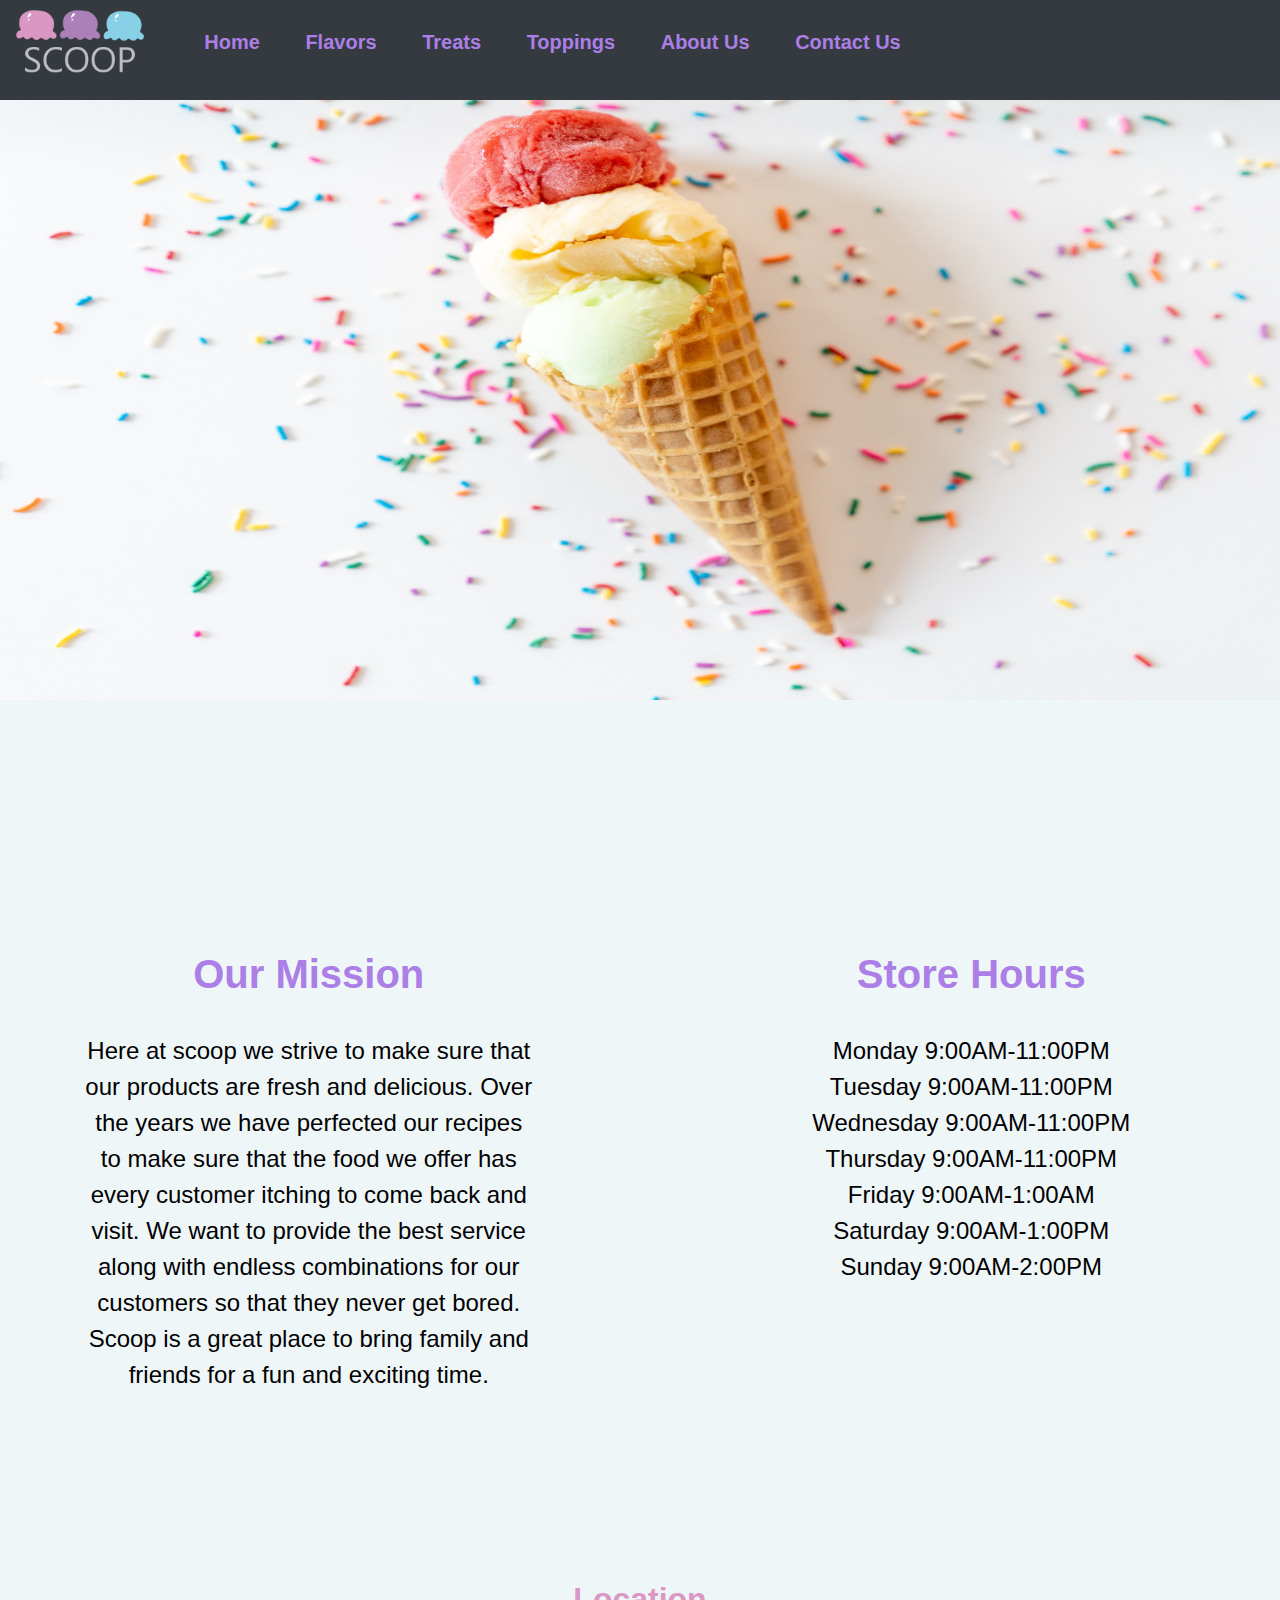
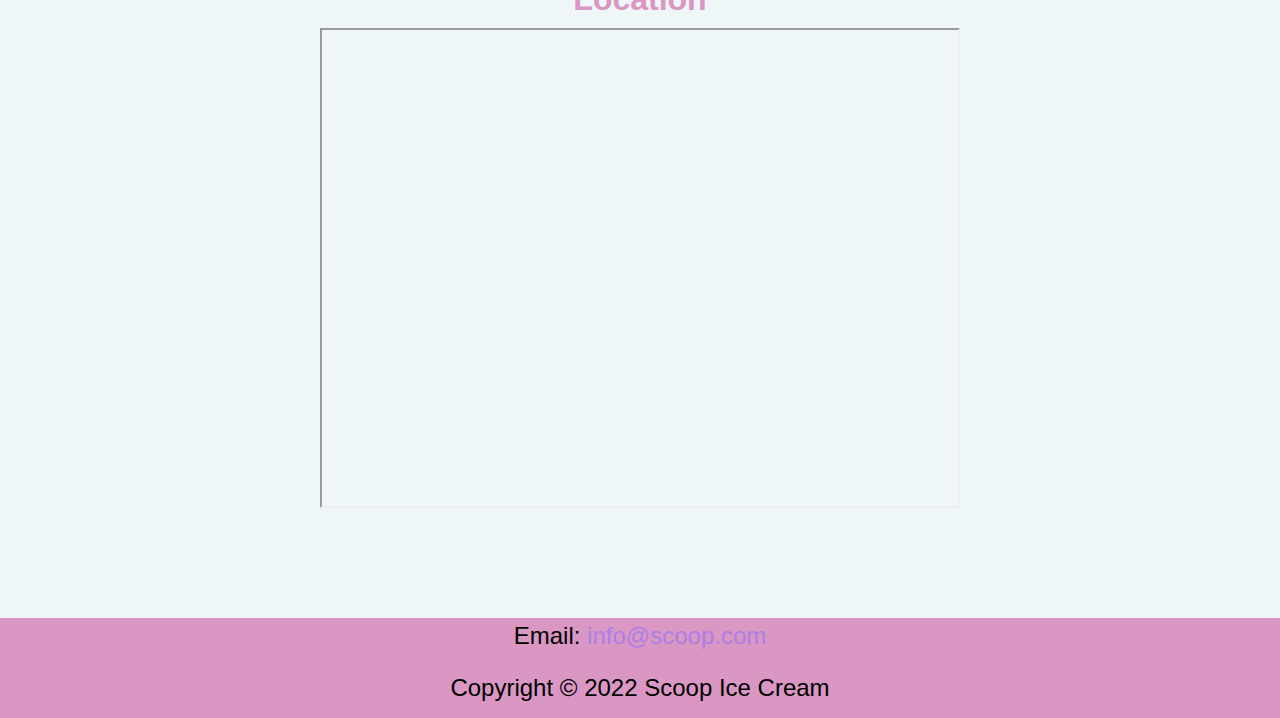
<file: about.html>
<!doctype html>
<html>
<head>
    <meta charset="utf-8">
	<meta name="viewport" content="width=device-width, initial-scale=1.0">
	<title>About</title>
	<link rel="icon" type="image/x-icon" href="scoop_logo.ico">

	<script src="https://code.jquery.com/jquery-3.2.1.slim.min.js" integrity="sha384-KJ3o2DKtIkvYIK3UENzmM7KCkRr/rE9/Qpg6aAZGJwFDMVNA/GpGFF93hXpG5KkN" crossorigin="anonymous"></script>
<script src="https://cdn.jsdelivr.net/npm/popper.js@1.12.9/dist/umd/popper.min.js" integrity="sha384-ApNbgh9B+Y1QKtv3Rn7W3mgPxhU9K/ScQsAP7hUibX39j7fakFPskvXusvfa0b4Q" crossorigin="anonymous"></script>
<script src="https://cdn.jsdelivr.net/npm/bootstrap@4.0.0/dist/js/bootstrap.min.js" integrity="sha384-JZR6Spejh4U02d8jOt6vLEHfe/JQGiRRSQQxSfFWpi1MquVdAyjUar5+76PVCmYl" crossorigin="anonymous"></script>
	    <link rel="stylesheet" href="https://cdn.jsdelivr.net/npm/bootstrap@4.0.0/dist/css/bootstrap.min.css" integrity="sha384-Gn5384xqQ1aoWXA+058RXPxPg6fy4IWvTNh0E263XmFcJlSAwiGgFAW/dAiS6JXm" crossorigin="anonymous">

	<link rel="stylesheet" href="https://cdn.jsdelivr.net/npm/bootstrap-icons@1.8.1/font/bootstrap-icons.css">
	<link rel="stylesheet" href="scoop.css">
</head>

<body>
		
	
	<nav class="navbar navbar-expand-sm bg-dark navbar-dark fixed-top">
		<a href="index.html"><img src="images/scoop_logo.png" id="logo" alt = "logo"></a>
		<ul>
			<li><a href="index.html">Home</a></li>
			<li><a href="flavors.html">Flavors</a></li>
			<li><a href="treats.html">Treats</a></li>
			<li><a href="toppings.html">Toppings</a></li>
			<li><a href="about.html">About Us</a></li>
			<li><a href="contact.html">Contact Us</a></li>
		</ul>
	</nav>

	<img class="about-top-pic" src="images/icecream5.jpg" alt="ice cream">

	<div class="container flex-container mission-container">
  		<div class="row">
    		<div class="col mission">
				<h1>Our Mission</h1>
				<p>Here at scoop we strive to make sure that our products are fresh and delicious. Over the years we have perfected our recipes to make sure that the food we offer has every customer itching to come back and visit. We want to provide the best service along with endless combinations for our customers so that they never get bored. Scoop is a great place to bring family and friends for a fun and exciting time.</p>
    		</div>
    		<div class="col store">
				<h1>Store Hours</h1>
				<p>Monday   9:00AM-11:00PM<br>Tuesday   9:00AM-11:00PM<br>Wednesday   9:00AM-11:00PM<br>Thursday   9:00AM-11:00PM<br>Friday   9:00AM-1:00AM<br>Saturday   9:00AM-1:00PM<br>Sunday   9:00AM-2:00PM<br></p>
    		</div>
  		</div>
	</div>
	
	
	<div>
		<h2 align="center">Location</h2>
		<p align="center"><iframe src="https://www.google.com/maps/d/u/0/embed?mid=1WEn9Sn61jVuE6XGFqY1uH3Ta057MedYq&ehbc=2E312F" width="640" height="480"></iframe></p>
	
	
	</div>
	
	
	<script src="https://code.jquery.com/jquery-3.3.1.slim.min.js" integrity="sha384-q8i/X+965DzO0rT7abK41JStQIAqVgRVzpbzo5smXKp4YfRvH+8abtTE1Pi6jizo" crossorigin="anonymous"></script>
	<script src="https://cdn.jsdelivr.net/npm/popper.js@1.14.7/dist/umd/popper.min.js" integrity="sha384-UO2eT0CpHqdSJQ6hJty5KVphtPhzWj9WO1clHTMGa3JDZwrnQq4sF86dIHNDz0W1" crossorigin="anonymous"></script>
	<script src="https://cdn.jsdelivr.net/npm/bootstrap@4.3.1/dist/js/bootstrap.min.js" integrity="sha384-JjSmVgyd0p3pXB1rRibZUAYoIIy6OrQ6VrjIEaFf/nJGzIxFDsf4x0xIM+B07jRM" crossorigin="anonymous"></script>
	<footer id="footer-text">
	<p>Email:<a href="mailto:info@scoop.com"> info@scoop.com</a></p>	
	<p>Copyright &copy 2022 Scoop Ice Cream</p>
		
	</footer>
</body>
	
</html>
</file>
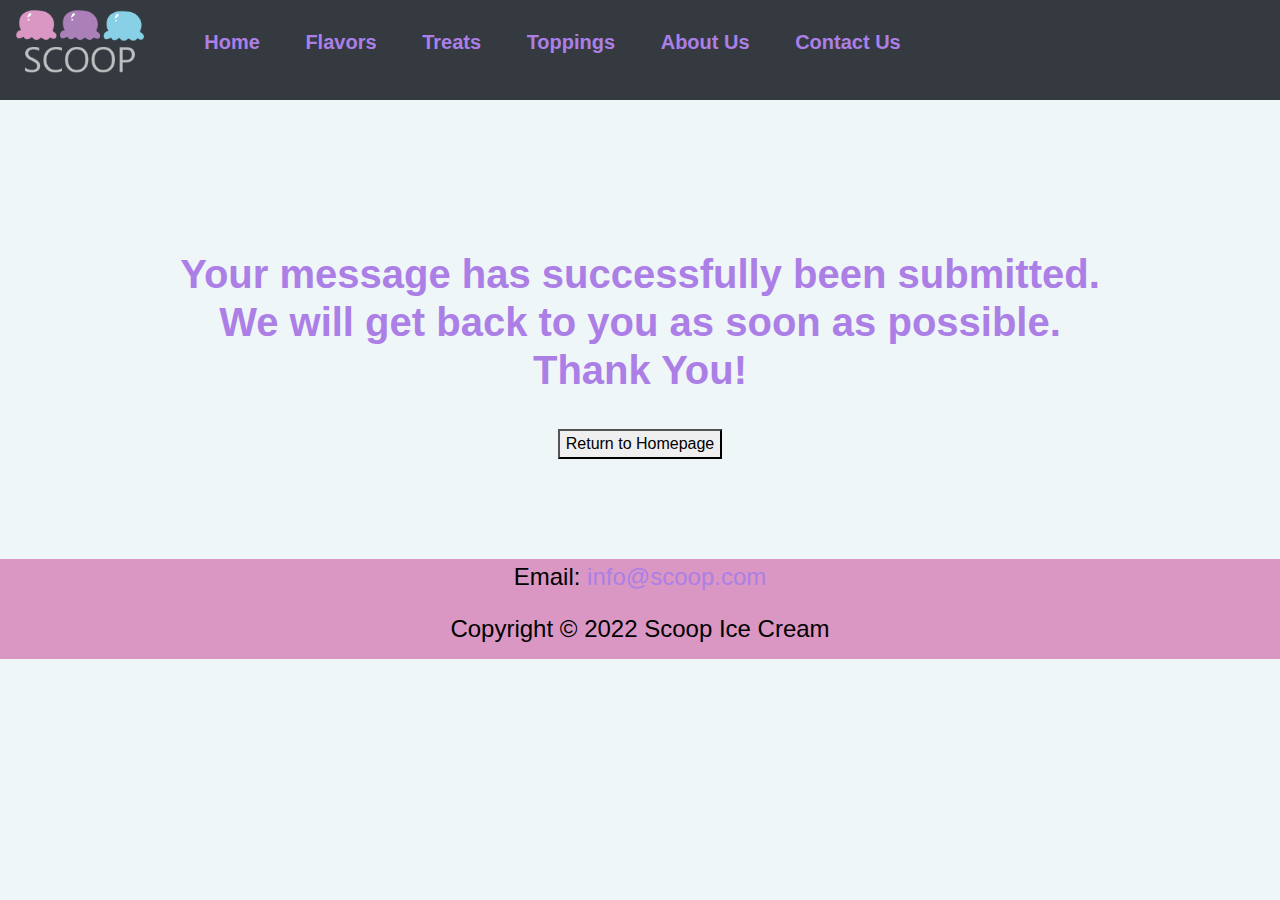
<file: confirmation.html>
<!doctype html>
<html>
<head>
    <meta charset="utf-8">
    <meta name="viewport" content="width=device-width, initial-scale=1.0">
	<title>Home</title>
	 <link rel="icon" type="image/x-icon" href="scoop_logo.ico">

	<script src="https://code.jquery.com/jquery-3.2.1.slim.min.js" integrity="sha384-KJ3o2DKtIkvYIK3UENzmM7KCkRr/rE9/Qpg6aAZGJwFDMVNA/GpGFF93hXpG5KkN" crossorigin="anonymous"></script>
<script src="https://cdn.jsdelivr.net/npm/popper.js@1.12.9/dist/umd/popper.min.js" integrity="sha384-ApNbgh9B+Y1QKtv3Rn7W3mgPxhU9K/ScQsAP7hUibX39j7fakFPskvXusvfa0b4Q" crossorigin="anonymous"></script>
<script src="https://cdn.jsdelivr.net/npm/bootstrap@4.0.0/dist/js/bootstrap.min.js" integrity="sha384-JZR6Spejh4U02d8jOt6vLEHfe/JQGiRRSQQxSfFWpi1MquVdAyjUar5+76PVCmYl" crossorigin="anonymous"></script>
	    <link rel="stylesheet" href="https://cdn.jsdelivr.net/npm/bootstrap@4.0.0/dist/css/bootstrap.min.css" integrity="sha384-Gn5384xqQ1aoWXA+058RXPxPg6fy4IWvTNh0E263XmFcJlSAwiGgFAW/dAiS6JXm" crossorigin="anonymous">

	<link rel="stylesheet" href="https://cdn.jsdelivr.net/npm/bootstrap-icons@1.8.1/font/bootstrap-icons.css">
	<link rel="stylesheet" href="scoop.css">
</head>

<body>

	<nav class="navbar navbar-expand-sm bg-dark navbar-dark fixed-top">
		<a href="index.html"><img src="images/scoop_logo.png" id="logo" alt = "logo"></a>
		<ul>
			<li><a href="index.html">Home</a></li>
			<li><a href="flavors.html">Flavors</a></li>
			<li><a href="treats.html">Treats</a></li>
			<li><a href="toppings.html">Toppings</a></li>
			<li><a href="about.html">About Us</a></li>
			<li><a href="contact.html">Contact Us</a></li>
		</ul>
	</nav>
	
	<h1 style="text-align: center;padding-top: 200px;"> Your message has successfully been submitted. <br>We will get back to you as soon as possible.<br> Thank You!</h1>
	<div style="text-align: center;">
		<form action="index.html" method ="post">
			<button>Return to Homepage</button>
		</form>
	
	</div>
	
		
	
	<!--Add Footer-->
	<footer id="footer-text">
	<p>Email:<a href="mailto:info@scoop.com"> info@scoop.com</a></p>	
	<p>Copyright &copy 2022 Scoop Ice Cream</p>
		
	</footer>
	<script src="https://code.jquery.com/jquery-3.3.1.slim.min.js" integrity="sha384-q8i/X+965DzO0rT7abK41JStQIAqVgRVzpbzo5smXKp4YfRvH+8abtTE1Pi6jizo" crossorigin="anonymous"></script>
	<script src="https://cdn.jsdelivr.net/npm/popper.js@1.14.7/dist/umd/popper.min.js" integrity="sha384-UO2eT0CpHqdSJQ6hJty5KVphtPhzWj9WO1clHTMGa3JDZwrnQq4sF86dIHNDz0W1" crossorigin="anonymous"></script>
	<script src="https://cdn.jsdelivr.net/npm/bootstrap@4.3.1/dist/js/bootstrap.min.js" integrity="sha384-JjSmVgyd0p3pXB1rRibZUAYoIIy6OrQ6VrjIEaFf/nJGzIxFDsf4x0xIM+B07jRM" crossorigin="anonymous"></script>
</body>
</html>
</file>
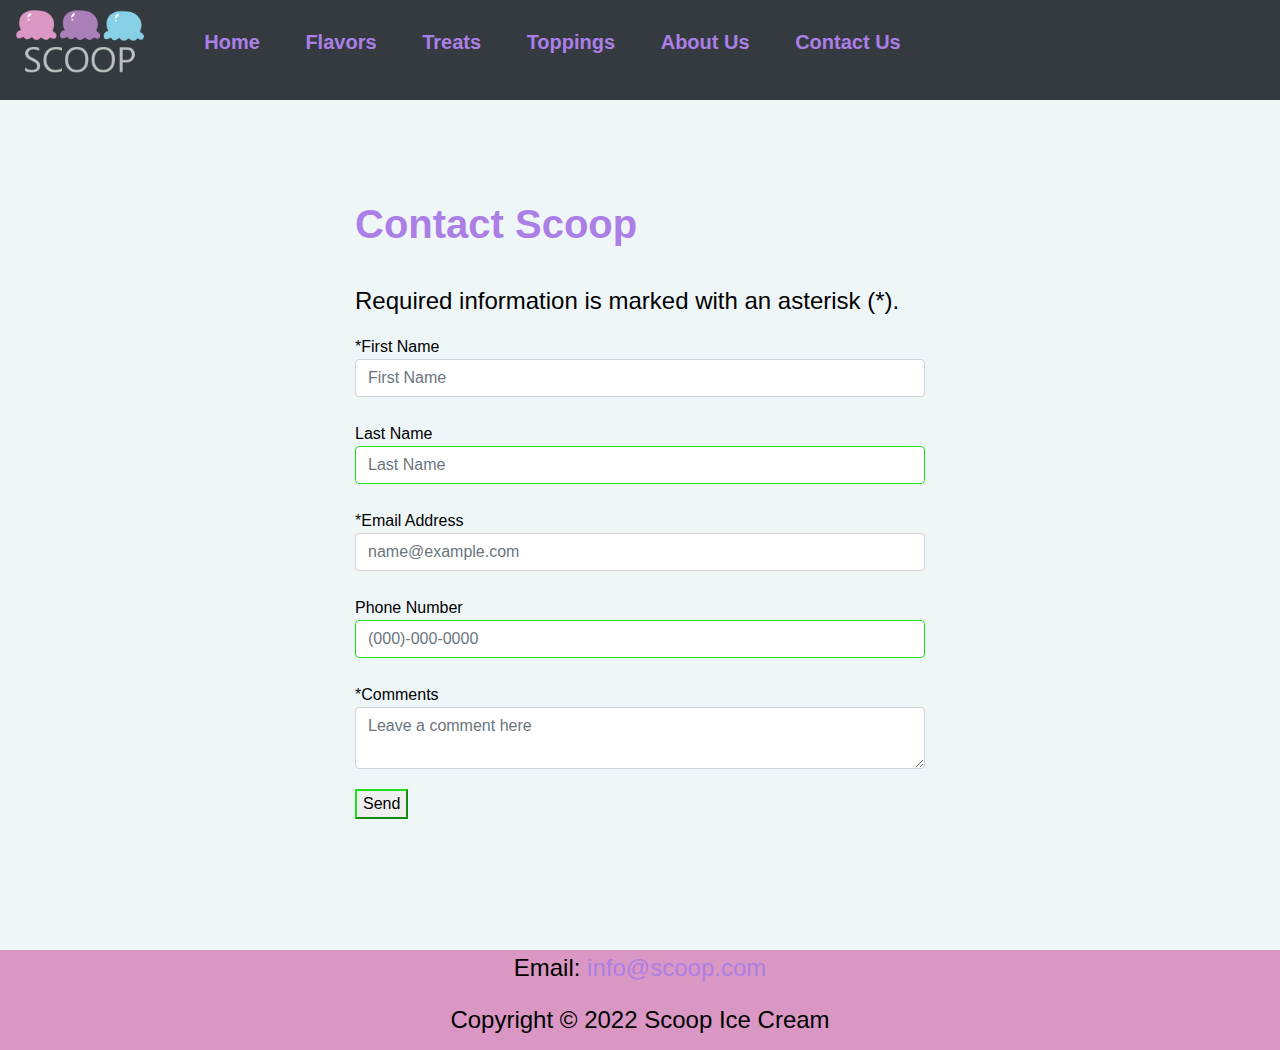
<file: contact.html>
<!doctype html>
<html>
<head>
    <meta charset="utf-8">
    <meta name="viewport" content="width=device-width, initial-scale=1.0">
	<title>Contact</title>
	<link rel="icon" type="image/x-icon" href="scoop_logo.ico">

<script src="https://code.jquery.com/jquery-3.2.1.slim.min.js" integrity="sha384-KJ3o2DKtIkvYIK3UENzmM7KCkRr/rE9/Qpg6aAZGJwFDMVNA/GpGFF93hXpG5KkN" crossorigin="anonymous"></script>
<script src="https://cdn.jsdelivr.net/npm/popper.js@1.12.9/dist/umd/popper.min.js" integrity="sha384-ApNbgh9B+Y1QKtv3Rn7W3mgPxhU9K/ScQsAP7hUibX39j7fakFPskvXusvfa0b4Q" crossorigin="anonymous"></script>
<script src="https://cdn.jsdelivr.net/npm/bootstrap@4.0.0/dist/js/bootstrap.min.js" integrity="sha384-JZR6Spejh4U02d8jOt6vLEHfe/JQGiRRSQQxSfFWpi1MquVdAyjUar5+76PVCmYl" crossorigin="anonymous"></script>
	    <link rel="stylesheet" href="https://cdn.jsdelivr.net/npm/bootstrap@4.0.0/dist/css/bootstrap.min.css" integrity="sha384-Gn5384xqQ1aoWXA+058RXPxPg6fy4IWvTNh0E263XmFcJlSAwiGgFAW/dAiS6JXm" crossorigin="anonymous">

	<link rel="stylesheet" href="https://cdn.jsdelivr.net/npm/bootstrap-icons@1.8.1/font/bootstrap-icons.css">
	<link rel="stylesheet" href="scoop.css">
</head>

<body>
		
	
	<nav class="navbar navbar-expand-sm bg-dark navbar-dark fixed-top">
		<a href="index.html"><img src="images/scoop_logo.png" id="logo" alt = "logo"></a>
		<ul>
			<li><a href="index.html">Home</a></li>
			<li><a href="flavors.html">Flavors</a></li>
			<li><a href="treats.html">Treats</a></li>
			<li><a href="toppings.html">Toppings</a></li>
			<li><a href="about.html">About Us</a></li>
			<li><a href="contact.html">Contact Us</a></li>
		</ul>
	</nav>
	
	
<div class="container contact">
	
<h1 id="contact-head">Contact Scoop</h1>
	<p>Required information is marked with an asterisk (*).</p>
	<form action="confirmation.html" method="post">

	<div class="form-floating">
	  <label for="first-name">*First Name</label>
	  <input type="text" class="form-control" id="first-name" placeholder="First Name" required="required" pattern="[A-Za-z-0-9]+">
	</div>
		
	<div class="form-floating">
  		<label for="last-name">Last Name</label>
		<input type="text" class="form-control" id="last-name" placeholder="Last Name" pattern="[A-Za-z]+">
	</div>
		
	<div class="form-floating mb-3">
	  <label for="email">*Email Address</label>
	  <input type="email" class="form-control" id="floatingInput" placeholder="name@example.com" required="required" pattern="[a-z0-9._%+-]+@[a-z0-9.-]+\.[a-z]{2,4}$">
	</div>
		<div class="form-floating mb-3">
	  <label for="phone">Phone Number</label>
	  <input type="tel" class="form-control" id="phone" placeholder="(000)-000-0000" pattern="[0-9]{3}-[0-9]{3}-[0-9]{4}">
	</div>
	<div class="form-floating">
	  <label for="comments">*Comments</label>
	  <textarea class="form-control" placeholder="Leave a comment here" id="floatingTextarea" cols="20" rows="2" required="required"></textarea>
	</div>

	<input type="submit" value="Send" id="mySubmit">
  </form>
</div>
	
	<footer id="footer-text">
	<p>Email:<a href="mailto:info@scoop.com"> info@scoop.com</a></p>	
	<p>Copyright &copy 2022 Scoop Ice Cream</p>
		
	</footer >
	<script src="https://cdn.jsdelivr.net/npm/@popperjs/core@2.10.2/dist/umd/popper.min.js" integrity="sha384-7+zCNj/IqJ95wo16oMtfsKbZ9ccEh31eOz1HGyDuCQ6wgnyJNSYdrPa03rtR1zdB" crossorigin="anonymous"></script>
    <script src="https://cdn.jsdelivr.net/npm/bootstrap@5.1.3/dist/js/bootstrap.min.js" integrity="sha384-QJHtvGhmr9XOIpI6YVutG+2QOK9T+ZnN4kzFN1RtK3zEFEIsxhlmWl5/YESvpZ13" crossorigin="anonymous"></script>
</body>
</html>
</file>
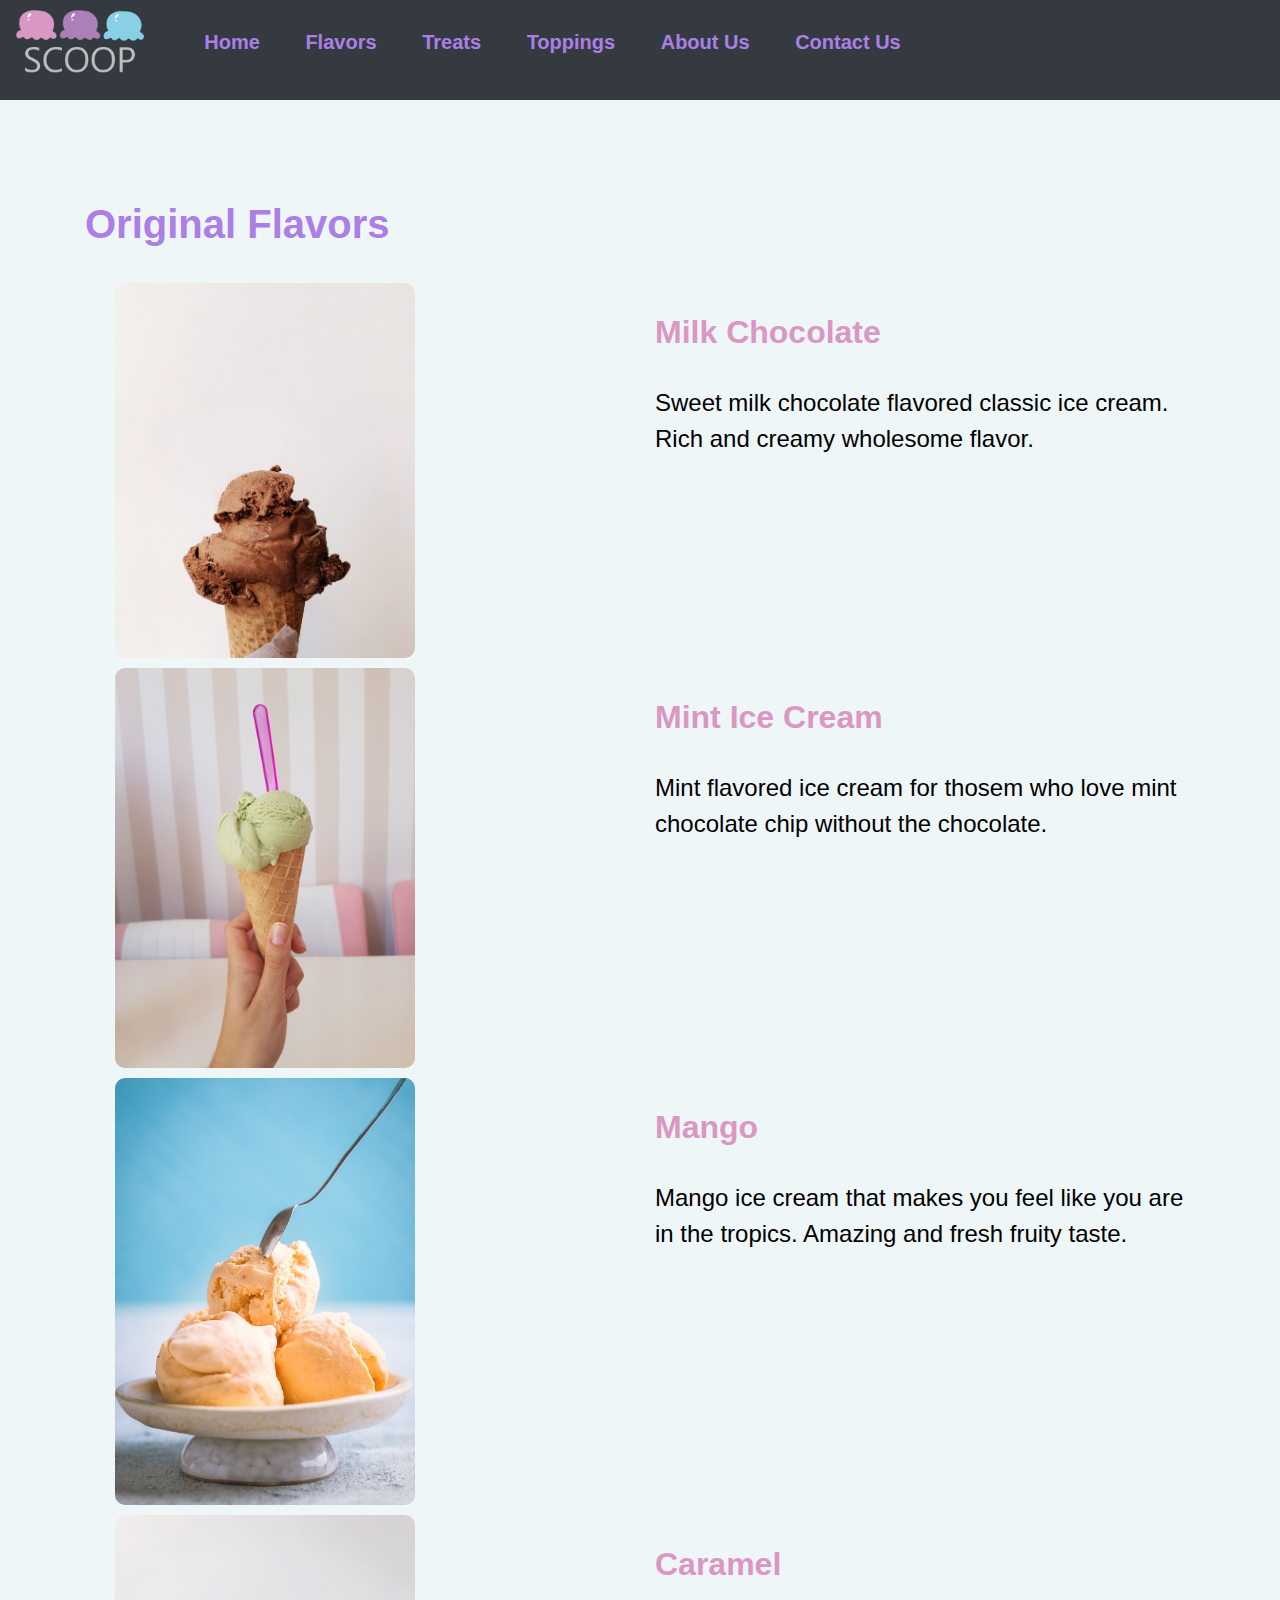
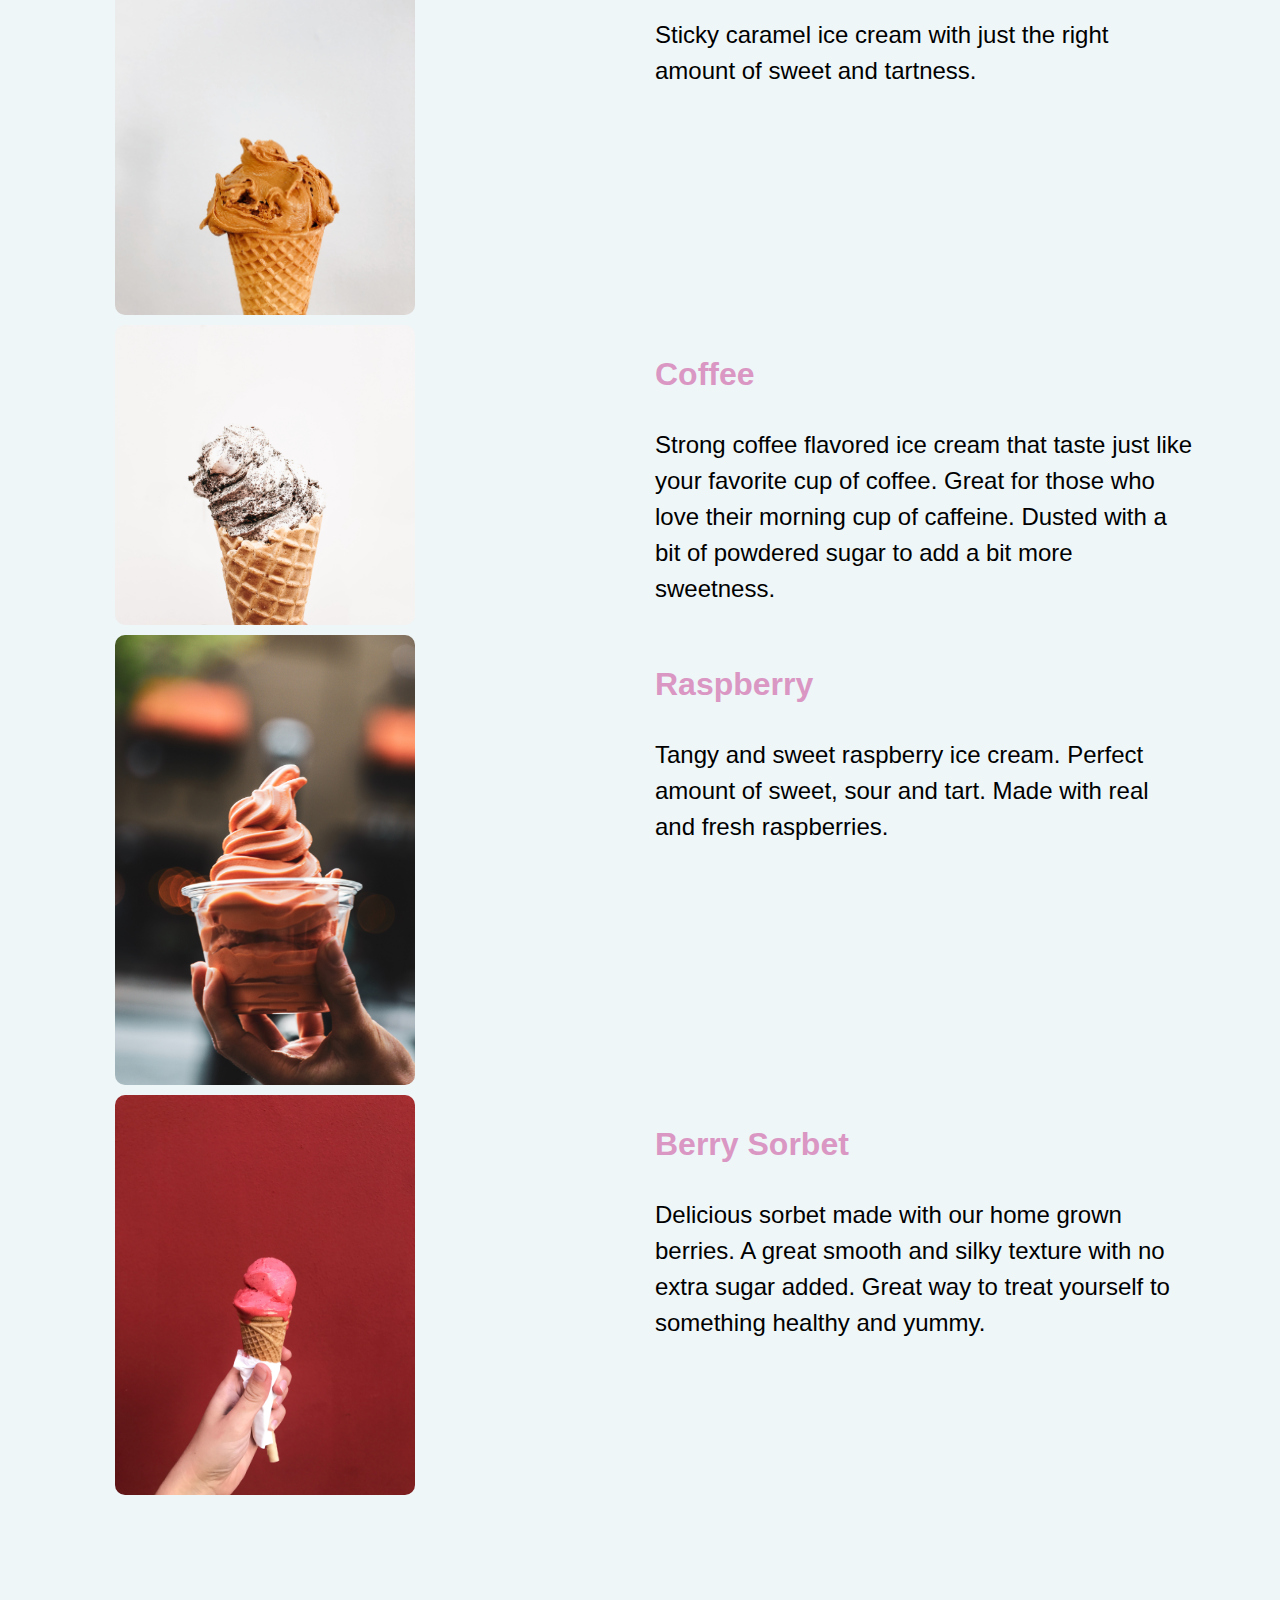
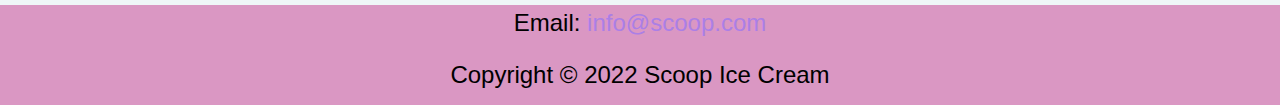
<file: flavors.html>
<!doctype html>
<html>
<head>
    <meta charset="utf-8">
	<meta name="viewport" content="width=device-width, initial-scale=1.0">
	<title>Flavors</title>
	<link rel="icon" type="image/x-icon" href="scoop_logo.ico">

	<script src="https://code.jquery.com/jquery-3.2.1.slim.min.js" integrity="sha384-KJ3o2DKtIkvYIK3UENzmM7KCkRr/rE9/Qpg6aAZGJwFDMVNA/GpGFF93hXpG5KkN" crossorigin="anonymous"></script>
<script src="https://cdn.jsdelivr.net/npm/popper.js@1.12.9/dist/umd/popper.min.js" integrity="sha384-ApNbgh9B+Y1QKtv3Rn7W3mgPxhU9K/ScQsAP7hUibX39j7fakFPskvXusvfa0b4Q" crossorigin="anonymous"></script>
<script src="https://cdn.jsdelivr.net/npm/bootstrap@4.0.0/dist/js/bootstrap.min.js" integrity="sha384-JZR6Spejh4U02d8jOt6vLEHfe/JQGiRRSQQxSfFWpi1MquVdAyjUar5+76PVCmYl" crossorigin="anonymous"></script>
	    <link rel="stylesheet" href="https://cdn.jsdelivr.net/npm/bootstrap@4.0.0/dist/css/bootstrap.min.css" integrity="sha384-Gn5384xqQ1aoWXA+058RXPxPg6fy4IWvTNh0E263XmFcJlSAwiGgFAW/dAiS6JXm" crossorigin="anonymous">

	<link rel="stylesheet" href="https://cdn.jsdelivr.net/npm/bootstrap-icons@1.8.1/font/bootstrap-icons.css">
	<link rel="stylesheet" href="scoop.css">
</head>

<body>
	 
  
	<nav class="navbar navbar-expand-sm bg-dark navbar-dark fixed-top">
		<a href="index.html"><img src="images/scoop_logo.png" id="logo" alt = "logo"></a>
		<ul>
			<li><a href="index.html">Home</a></li>
			<li><a href="flavors.html">Flavors</a></li>
			<li><a href="treats.html">Treats</a></li>
			<li><a href="toppings.html">Toppings</a></li>
			<li><a href="about.html">About Us</a></li>
			<li><a href="contact.html">Contact Us</a></li>
		</ul>
	</nav>

	
	
	
<div class="container treat-container flex-container">
		<h1>Original Flavors</h1>
  		
		<div class="row">
    		<div class="col">
				<img class="treat" src="images/flavor14.jpg" alt="rainbow cake">
    		</div>
    		<div class="col details">
				<h2>Milk Chocolate</h2><br>
				<p>Sweet milk chocolate flavored classic ice cream. Rich and creamy wholesome flavor.</p>
    		</div>
  		</div>
		<div class="row">
    		<div class="col">
				<img class="treat" src="images/flavor13.jpg" alt="chocolate covered oreo">
    		</div>
    		<div class="col details">
				<h2>Mint Ice Cream</h2><br>
				<p>Mint flavored ice cream for thosem who love mint chocolate chip without the chocolate.</p>
    		</div>
  		</div>
	
		<div class="row">
    		<div class="col">
				<img class="treat" src="images/flavor5.jpg" alt="macaron">
    		</div>
    		<div class="col details">
				<h2>Mango</h2><br>
				<p>Mango ice cream that makes you feel like you are in the tropics. Amazing and fresh fruity taste.</p>
    		</div>
  		</div>
		<div class="row">
    		<div class="col"><img class="treat" src="images/flavor8.jpg" alt="cupcake">
    		</div>
    		<div class="col details">
				<h2>Caramel</h2><br>
				<p>Sticky caramel ice cream with just the right amount of sweet and tartness. </p>
    		</div>
  		</div>
		<div class="row">
    		<div class="col"><img class="treat" src="images/flavor7.jpg" alt="cherry chocolate bark">
    		</div>
    		<div class="col details">
				<h2>Coffee</h2><br>
				<p>Strong coffee flavored ice cream that taste just like your favorite cup of coffee. Great for those who love their morning cup of caffeine. Dusted with a bit of powdered sugar to add a bit more sweetness.</p>
    		</div>
  		</div>
		<div class="row">
    		<div class="col"><img class="treat" src="images/flavor.jpg" alt="chocolate filled chocolate cookie">
    		</div>
    		<div class="col details">
				<h2>Raspberry</h2><br>
				<p>Tangy and sweet raspberry ice cream. Perfect amount of sweet, sour and tart. Made with real and fresh raspberries. </p>
    		</div>
  		</div>
			
		<div class="row">
    		<div class="col"><img class="treat" src="images/flavor1.jpg" alt="the classic cookie">
    		</div>
    		<div class="col details">
				<h2>Berry Sorbet</h2><br>
				<p>Delicious sorbet made with our home grown berries. A great smooth and silky texture with no extra sugar added. Great way to treat yourself to something healthy and yummy.  </p>
    		</div>
		</div>
	</div>

	
	<footer id="footer-text">
	<p>Email:<a href="mailto:info@scoop.com"> info@scoop.com</a></p>	
	<p>Copyright &copy 2022 Scoop Ice Cream</p>
		
	</footer>
	
	<script src="https://code.jquery.com/jquery-3.3.1.slim.min.js" integrity="sha384-q8i/X+965DzO0rT7abK41JStQIAqVgRVzpbzo5smXKp4YfRvH+8abtTE1Pi6jizo" crossorigin="anonymous"></script>
	<script src="https://cdn.jsdelivr.net/npm/popper.js@1.14.7/dist/umd/popper.min.js" integrity="sha384-UO2eT0CpHqdSJQ6hJty5KVphtPhzWj9WO1clHTMGa3JDZwrnQq4sF86dIHNDz0W1" crossorigin="anonymous"></script>
	<script src="https://cdn.jsdelivr.net/npm/bootstrap@4.3.1/dist/js/bootstrap.min.js" integrity="sha384-JjSmVgyd0p3pXB1rRibZUAYoIIy6OrQ6VrjIEaFf/nJGzIxFDsf4x0xIM+B07jRM" crossorigin="anonymous"></script>
</body>
</html>
</file>
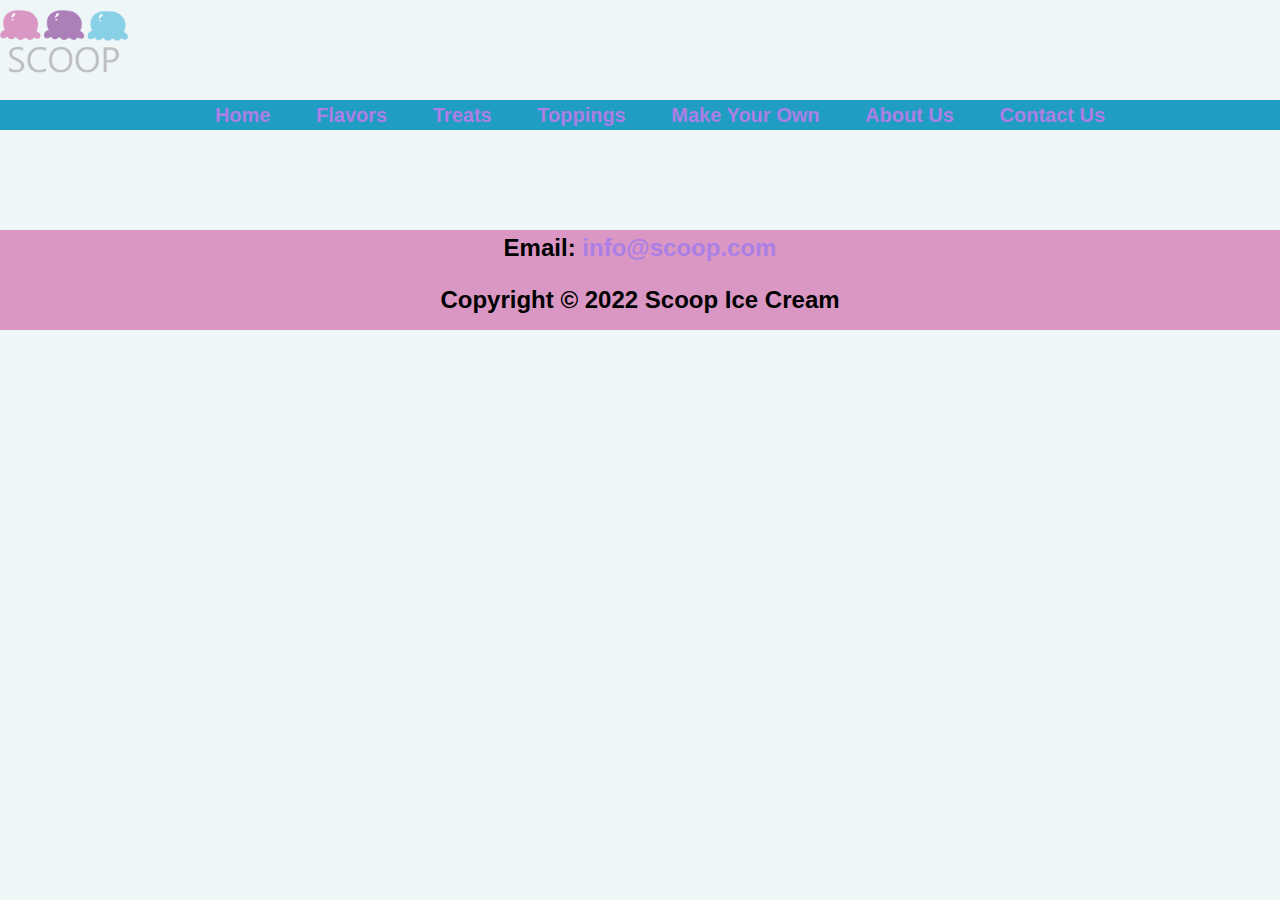
<file: makeyourown.html>
<!doctype html>
<html>
<head>
    <meta charset="utf-8">
    <meta name="viewport" content="width=device-width, initial-scale=1, shrink-to-fit=no">
<title>Home</title>

	<script src="https://code.jquery.com/jquery-3.2.1.slim.min.js" integrity="sha384-KJ3o2DKtIkvYIK3UENzmM7KCkRr/rE9/Qpg6aAZGJwFDMVNA/GpGFF93hXpG5KkN" crossorigin="anonymous"></script>
<script src="https://cdn.jsdelivr.net/npm/popper.js@1.12.9/dist/umd/popper.min.js" integrity="sha384-ApNbgh9B+Y1QKtv3Rn7W3mgPxhU9K/ScQsAP7hUibX39j7fakFPskvXusvfa0b4Q" crossorigin="anonymous"></script>
<script src="https://cdn.jsdelivr.net/npm/bootstrap@4.0.0/dist/js/bootstrap.min.js" integrity="sha384-JZR6Spejh4U02d8jOt6vLEHfe/JQGiRRSQQxSfFWpi1MquVdAyjUar5+76PVCmYl" crossorigin="anonymous"></script>
	    <link rel="stylesheet" href="https://cdn.jsdelivr.net/npm/bootstrap@4.0.0/dist/css/bootstrap.min.css" integrity="sha384-Gn5384xqQ1aoWXA+058RXPxPg6fy4IWvTNh0E263XmFcJlSAwiGgFAW/dAiS6JXm" crossorigin="anonymous">

	<link rel="stylesheet" href="https://cdn.jsdelivr.net/npm/bootstrap-icons@1.8.1/font/bootstrap-icons.css">
	<link rel="stylesheet" href="scoop.css">
</head>

<body>
		
	<img src="images/scoop_logo.png" id="logo" alt ="logo">
	<nav>
		<ul>
			<li><a href="index.html">Home</a></li>
			<li><a href="flavors.html">Flavors</a></li>
			<li><a href="treats.html">Treats</a></li>
			<li><a href="toppings.html">Toppings</a></li>
			<li><a href="makeyourown.html">Make Your Own</a></li>
			<li><a href="about.html">About Us</a></li>
			<li><a href="contact.html">Contact Us</a></li>
		</ul>
	</nav>

	
	<footer>
	<p>Email:<a href="mailto:info@scoop.com"> info@scoop.com</a></p>	
	<p>Copyright &copy 2022 Scoop Ice Cream</p>
		
	</footer>
</body>
</html>
</file>
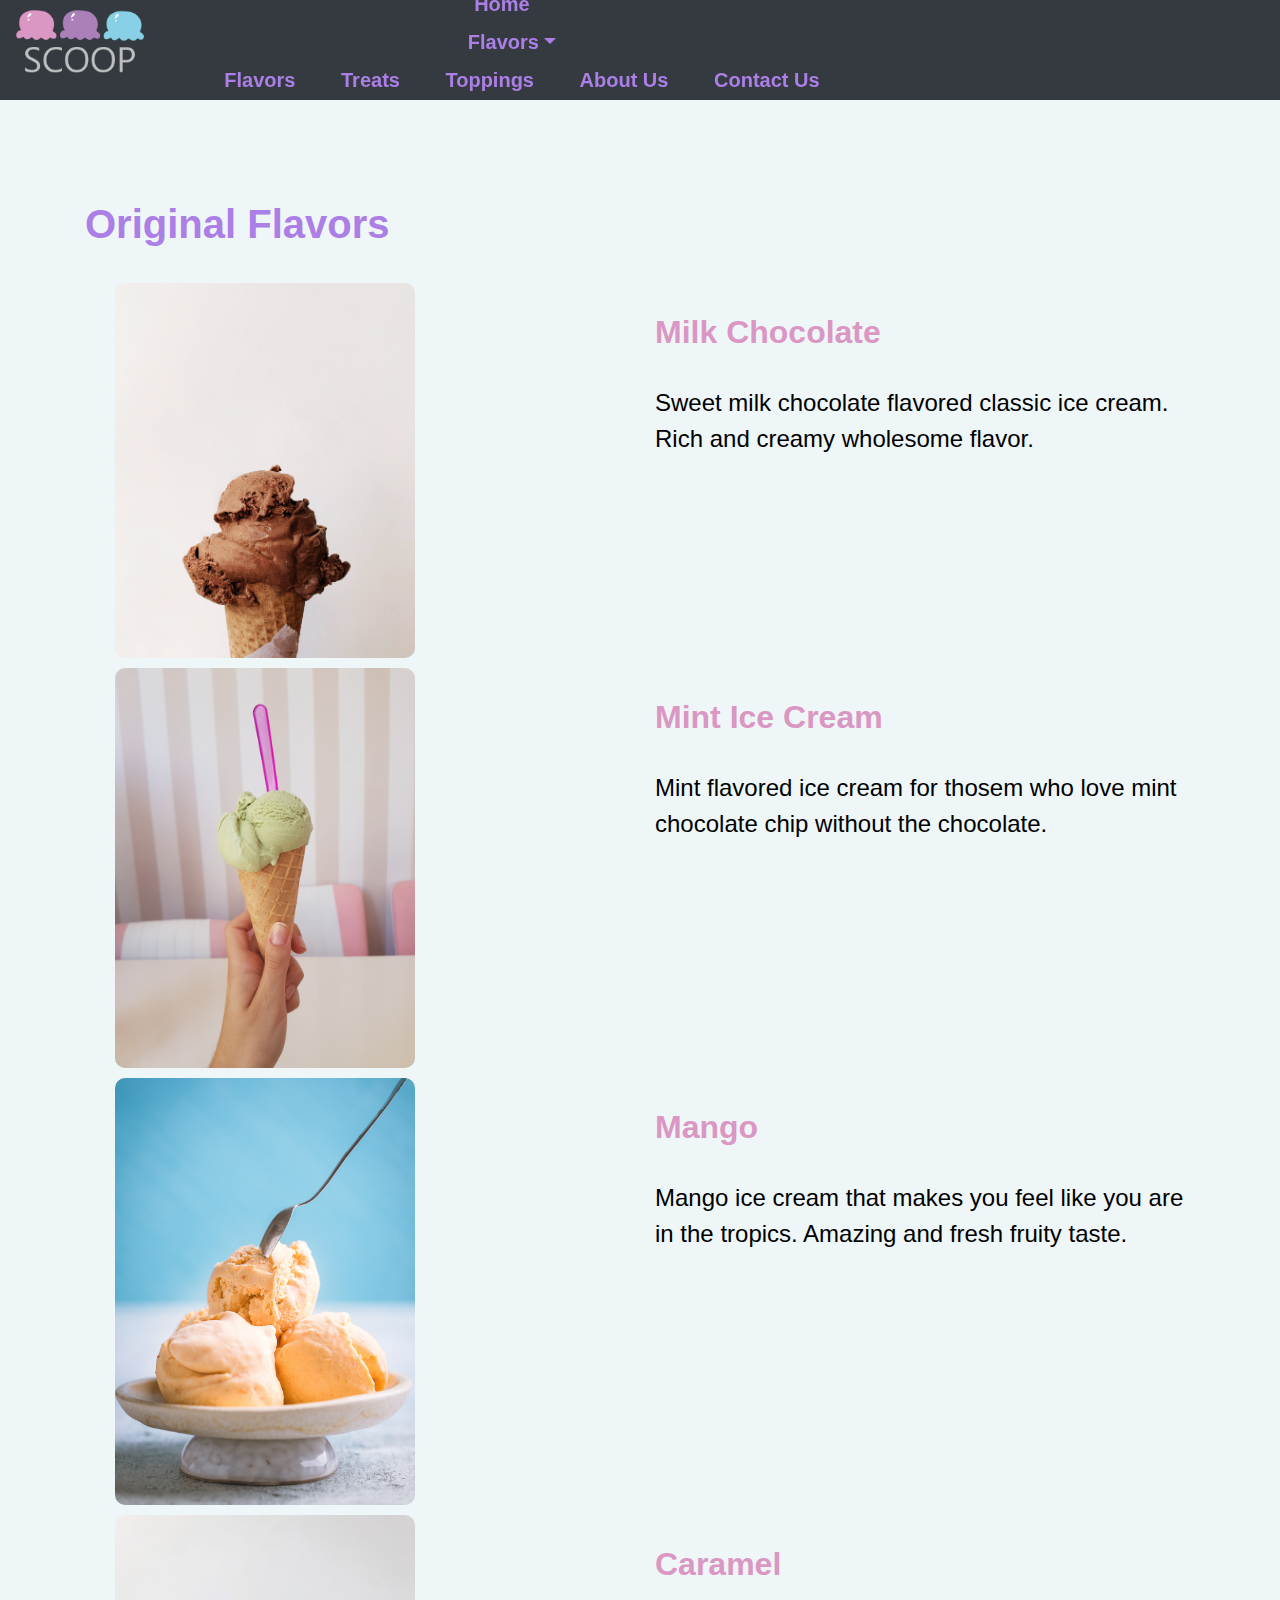
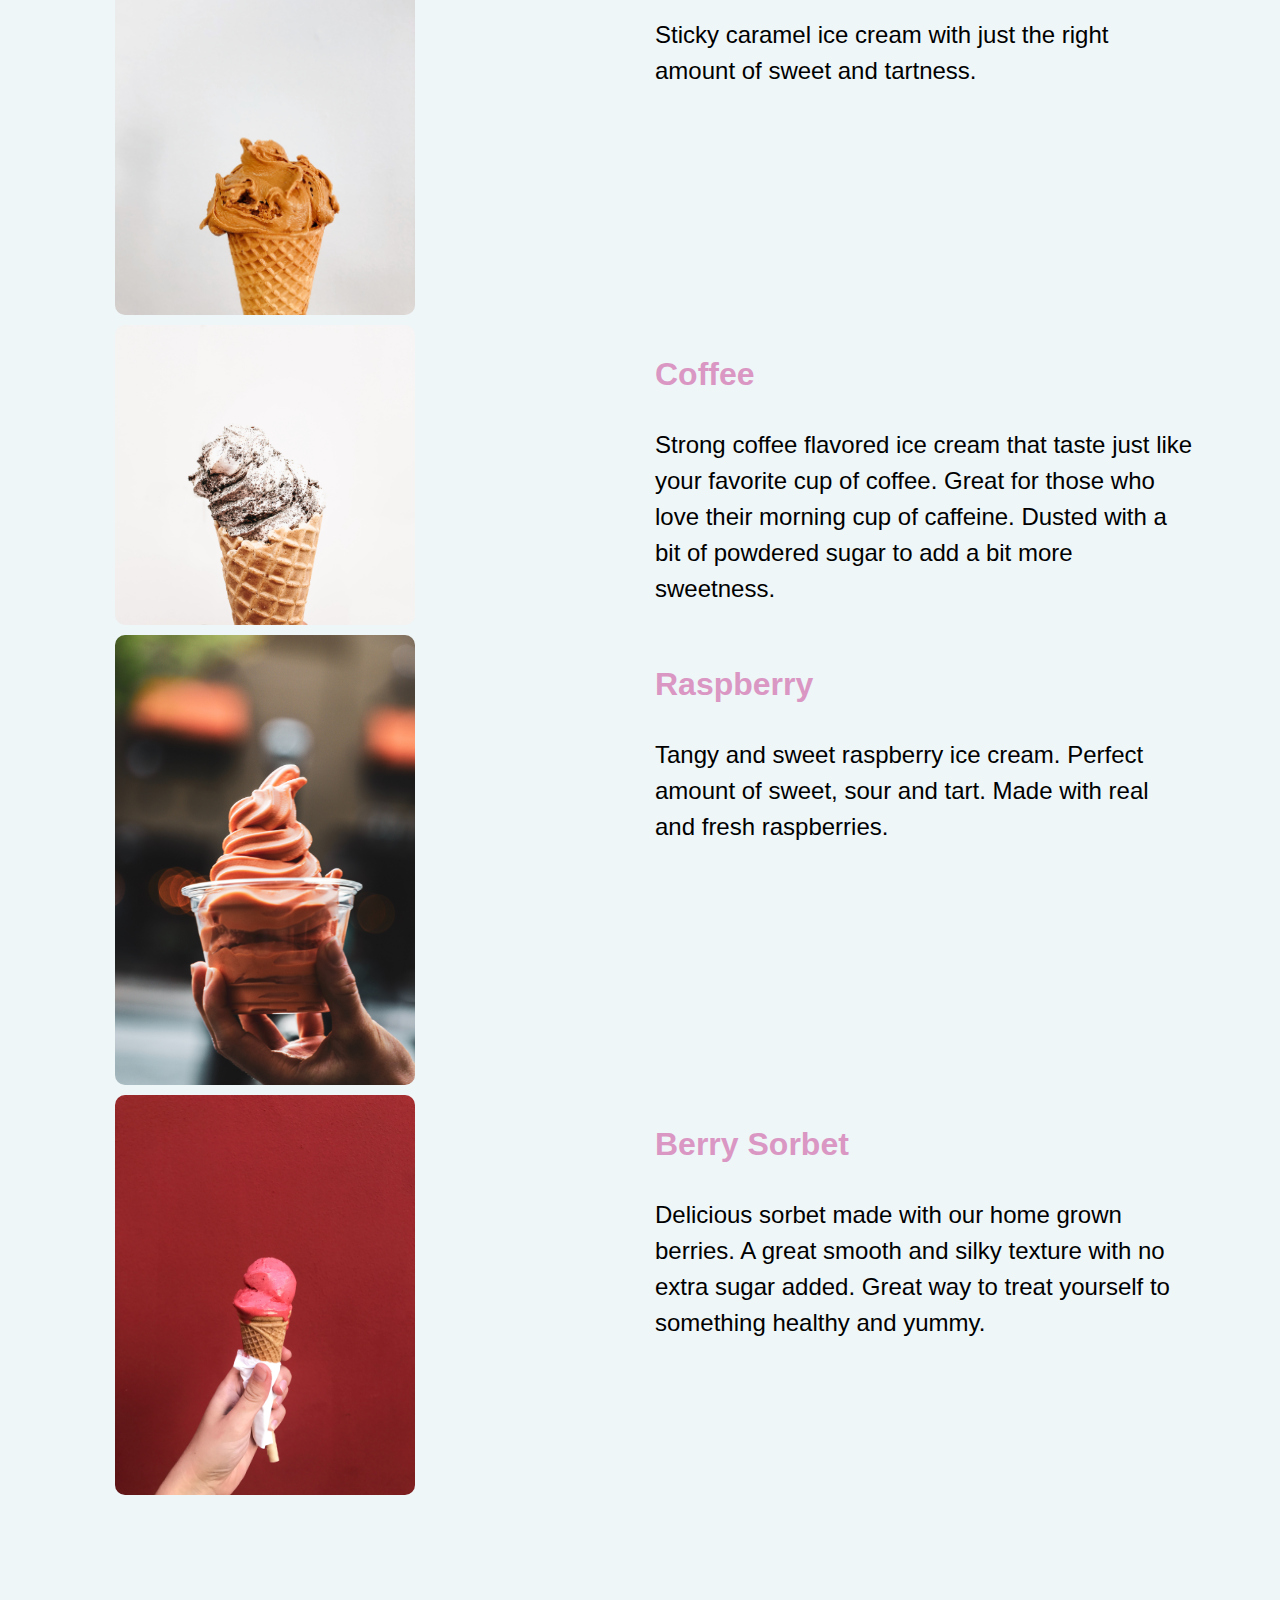
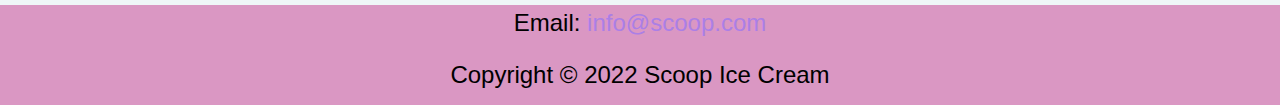
<file: mixedflavors.html>
<!doctype html>
<html>
<head>
    <meta charset="utf-8">
	<meta name="viewport" content="width=device-width, initial-scale=1.0">
	<title>Flavors</title>
	<link rel="icon" type="image/x-icon" href="scoop_logo.ico">

	<script src="https://code.jquery.com/jquery-3.2.1.slim.min.js" integrity="sha384-KJ3o2DKtIkvYIK3UENzmM7KCkRr/rE9/Qpg6aAZGJwFDMVNA/GpGFF93hXpG5KkN" crossorigin="anonymous"></script>
<script src="https://cdn.jsdelivr.net/npm/popper.js@1.12.9/dist/umd/popper.min.js" integrity="sha384-ApNbgh9B+Y1QKtv3Rn7W3mgPxhU9K/ScQsAP7hUibX39j7fakFPskvXusvfa0b4Q" crossorigin="anonymous"></script>
<script src="https://cdn.jsdelivr.net/npm/bootstrap@4.0.0/dist/js/bootstrap.min.js" integrity="sha384-JZR6Spejh4U02d8jOt6vLEHfe/JQGiRRSQQxSfFWpi1MquVdAyjUar5+76PVCmYl" crossorigin="anonymous"></script>
	    <link rel="stylesheet" href="https://cdn.jsdelivr.net/npm/bootstrap@4.0.0/dist/css/bootstrap.min.css" integrity="sha384-Gn5384xqQ1aoWXA+058RXPxPg6fy4IWvTNh0E263XmFcJlSAwiGgFAW/dAiS6JXm" crossorigin="anonymous">

	<link rel="stylesheet" href="https://cdn.jsdelivr.net/npm/bootstrap-icons@1.8.1/font/bootstrap-icons.css">
	<link rel="stylesheet" href="scoop.css">
</head>

<body>
		
	
	<nav class="navbar navbar-expand-sm bg-dark navbar-dark fixed-top">
			<img src="images/scoop_logo.png" id="logo" alt = "logo">
		<ul>
			<li><a href="index.html">Home</a></li>
			<li class="nav-item dropdown">
  				<a class="nav-link dropdown-toggle" data-toggle="dropdown" href="#" role="button" aria-haspopup="true" aria-expanded="false">Flavors</a>
   				<div class="dropdown-menu">
    				<a class="dropdown-item" href="flavors.html">Original Flavors</a>
     				<a class="dropdown-item" href="mixedflavors.html">Mixed Flavors</a>
      			</div>
  			</li>
			<li><a href="flavors.html">Flavors</a></li>
			<li><a href="treats.html">Treats</a></li>
			<li><a href="toppings.html">Toppings</a></li>
			<li><a href="about.html">About Us</a></li>
			<li><a href="contact.html">Contact Us</a></li>
		</ul>
	</nav>

	
	
<div class="container treat-container flex-container">
		<h1>Original Flavors</h1>
  		
		<div class="row">
    		<div class="col">
				<img class="treat" src="images/flavor14.jpg" alt="rainbow cake">
    		</div>
    		<div class="col details">
				<h2>Milk Chocolate</h2><br>
				<p>Sweet milk chocolate flavored classic ice cream. Rich and creamy wholesome flavor.</p>
    		</div>
  		</div>
		<div class="row">
    		<div class="col">
				<img class="treat" src="images/flavor13.jpg" alt="chocolate covered oreo">
    		</div>
    		<div class="col details">
				<h2>Mint Ice Cream</h2><br>
				<p>Mint flavored ice cream for thosem who love mint chocolate chip without the chocolate.</p>
    		</div>
  		</div>
	
		<div class="row">
    		<div class="col">
				<img class="treat" src="images/flavor5.jpg" alt="macaron">
    		</div>
    		<div class="col details">
				<h2>Mango</h2><br>
				<p>Mango ice cream that makes you feel like you are in the tropics. Amazing and fresh fruity taste.</p>
    		</div>
  		</div>
		<div class="row">
    		<div class="col"><img class="treat" src="images/flavor8.jpg" alt="cupcake">
    		</div>
    		<div class="col details">
				<h2>Caramel</h2><br>
				<p>Sticky caramel ice cream with just the right amount of sweet and tartness. </p>
    		</div>
  		</div>
		<div class="row">
    		<div class="col"><img class="treat" src="images/flavor7.jpg" alt="cherry chocolate bark">
    		</div>
    		<div class="col details">
				<h2>Coffee</h2><br>
				<p>Strong coffee flavored ice cream that taste just like your favorite cup of coffee. Great for those who love their morning cup of caffeine. Dusted with a bit of powdered sugar to add a bit more sweetness.</p>
    		</div>
  		</div>
		<div class="row">
    		<div class="col"><img class="treat" src="images/flavor.jpg" alt="chocolate filled chocolate cookie">
    		</div>
    		<div class="col details">
				<h2>Raspberry</h2><br>
				<p>Tangy and sweet raspberry ice cream. Perfect amount of sweet, sour and tart. Made with real and fresh raspberries. </p>
    		</div>
  		</div>
			
		<div class="row">
    		<div class="col"><img class="treat" src="images/flavor1.jpg" alt="the classic cookie">
    		</div>
    		<div class="col details">
				<h2>Berry Sorbet</h2><br>
				<p>Delicious sorbet made with our home grown berries. A great smooth and silky texture with no extra sugar added. Great way to treat yourself to something healthy and yummy.  </p>
    		</div>
		</div>
	</div>

	
	<footer id="footer-text">
	<p>Email:<a href="mailto:info@scoop.com"> info@scoop.com</a></p>	
	<p>Copyright &copy 2022 Scoop Ice Cream</p>
		
	</footer>
	<script src="https://code.jquery.com/jquery-3.3.1.slim.min.js" integrity="sha384-q8i/X+965DzO0rT7abK41JStQIAqVgRVzpbzo5smXKp4YfRvH+8abtTE1Pi6jizo" crossorigin="anonymous"></script>
	<script src="https://cdn.jsdelivr.net/npm/popper.js@1.14.7/dist/umd/popper.min.js" integrity="sha384-UO2eT0CpHqdSJQ6hJty5KVphtPhzWj9WO1clHTMGa3JDZwrnQq4sF86dIHNDz0W1" crossorigin="anonymous"></script>
	<script src="https://cdn.jsdelivr.net/npm/bootstrap@4.3.1/dist/js/bootstrap.min.js" integrity="sha384-JjSmVgyd0p3pXB1rRibZUAYoIIy6OrQ6VrjIEaFf/nJGzIxFDsf4x0xIM+B07jRM" crossorigin="anonymous"></script>
</body>
</html>
</file>
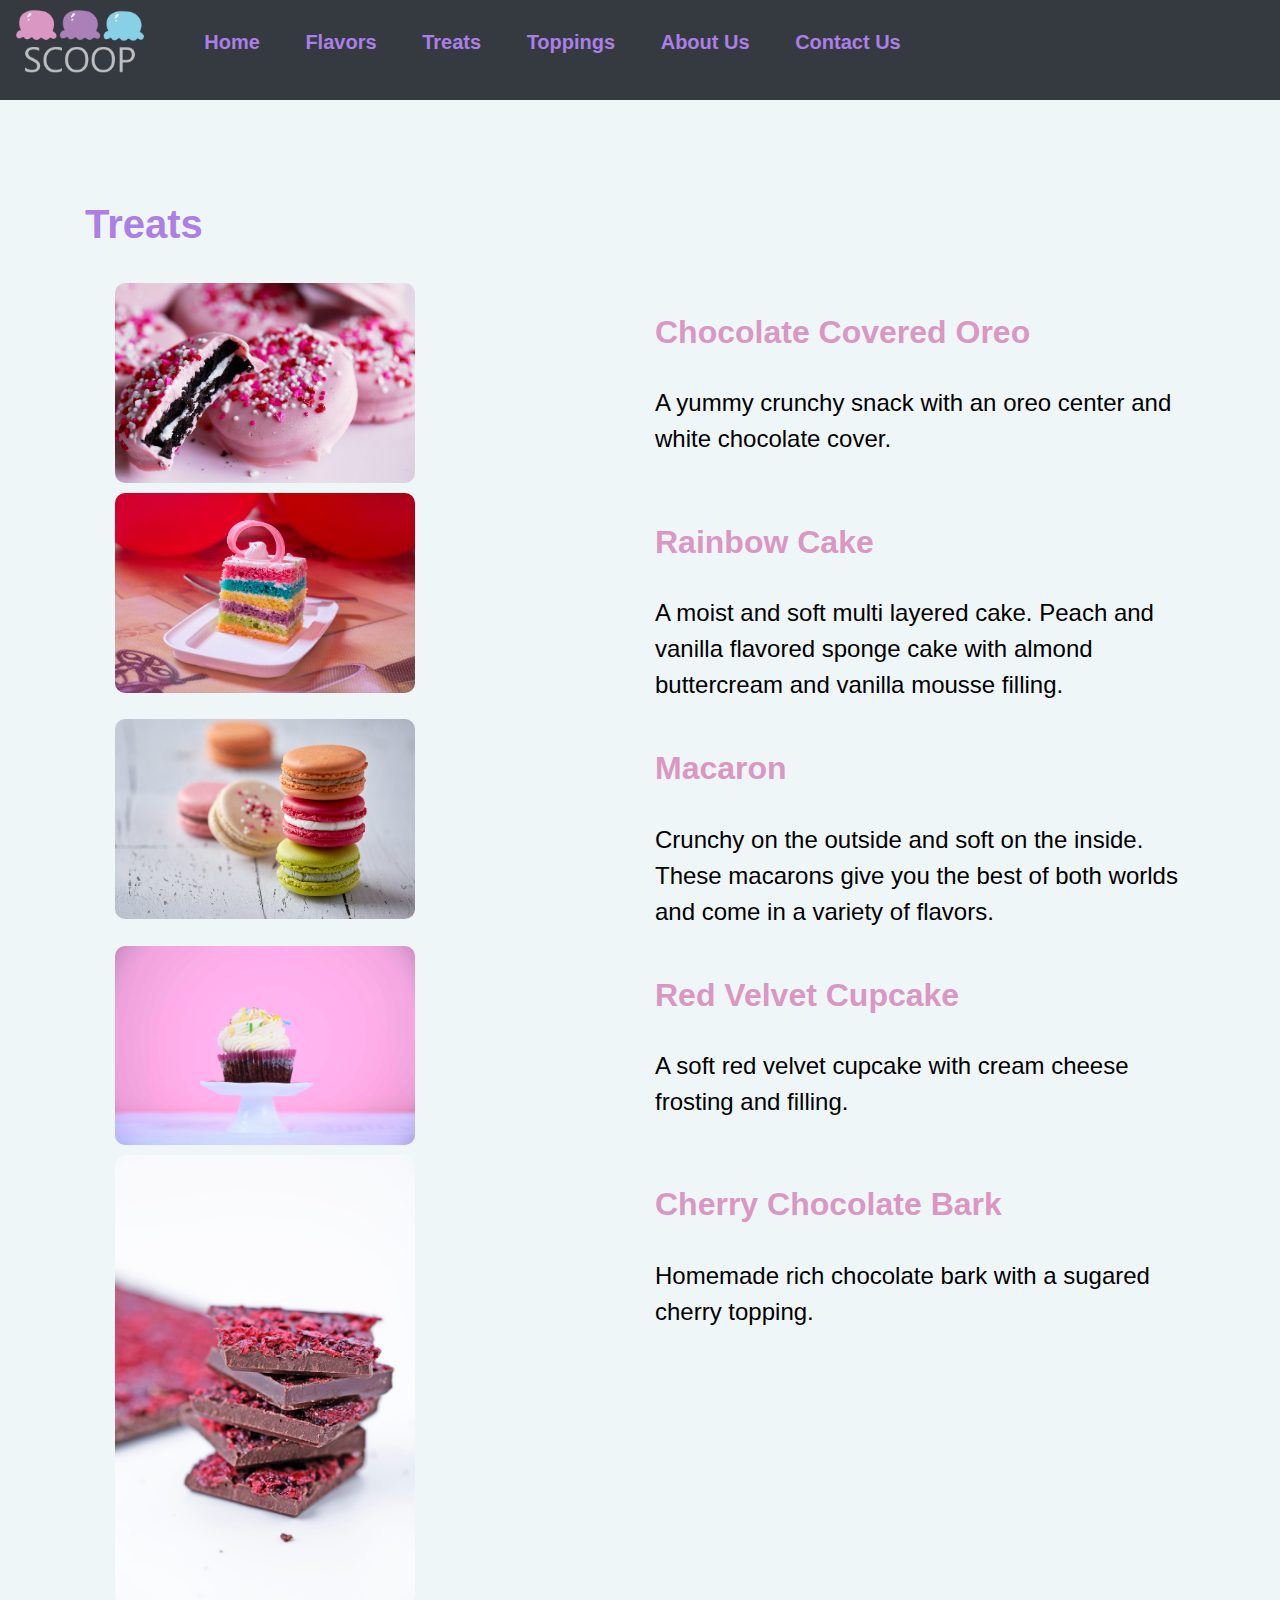
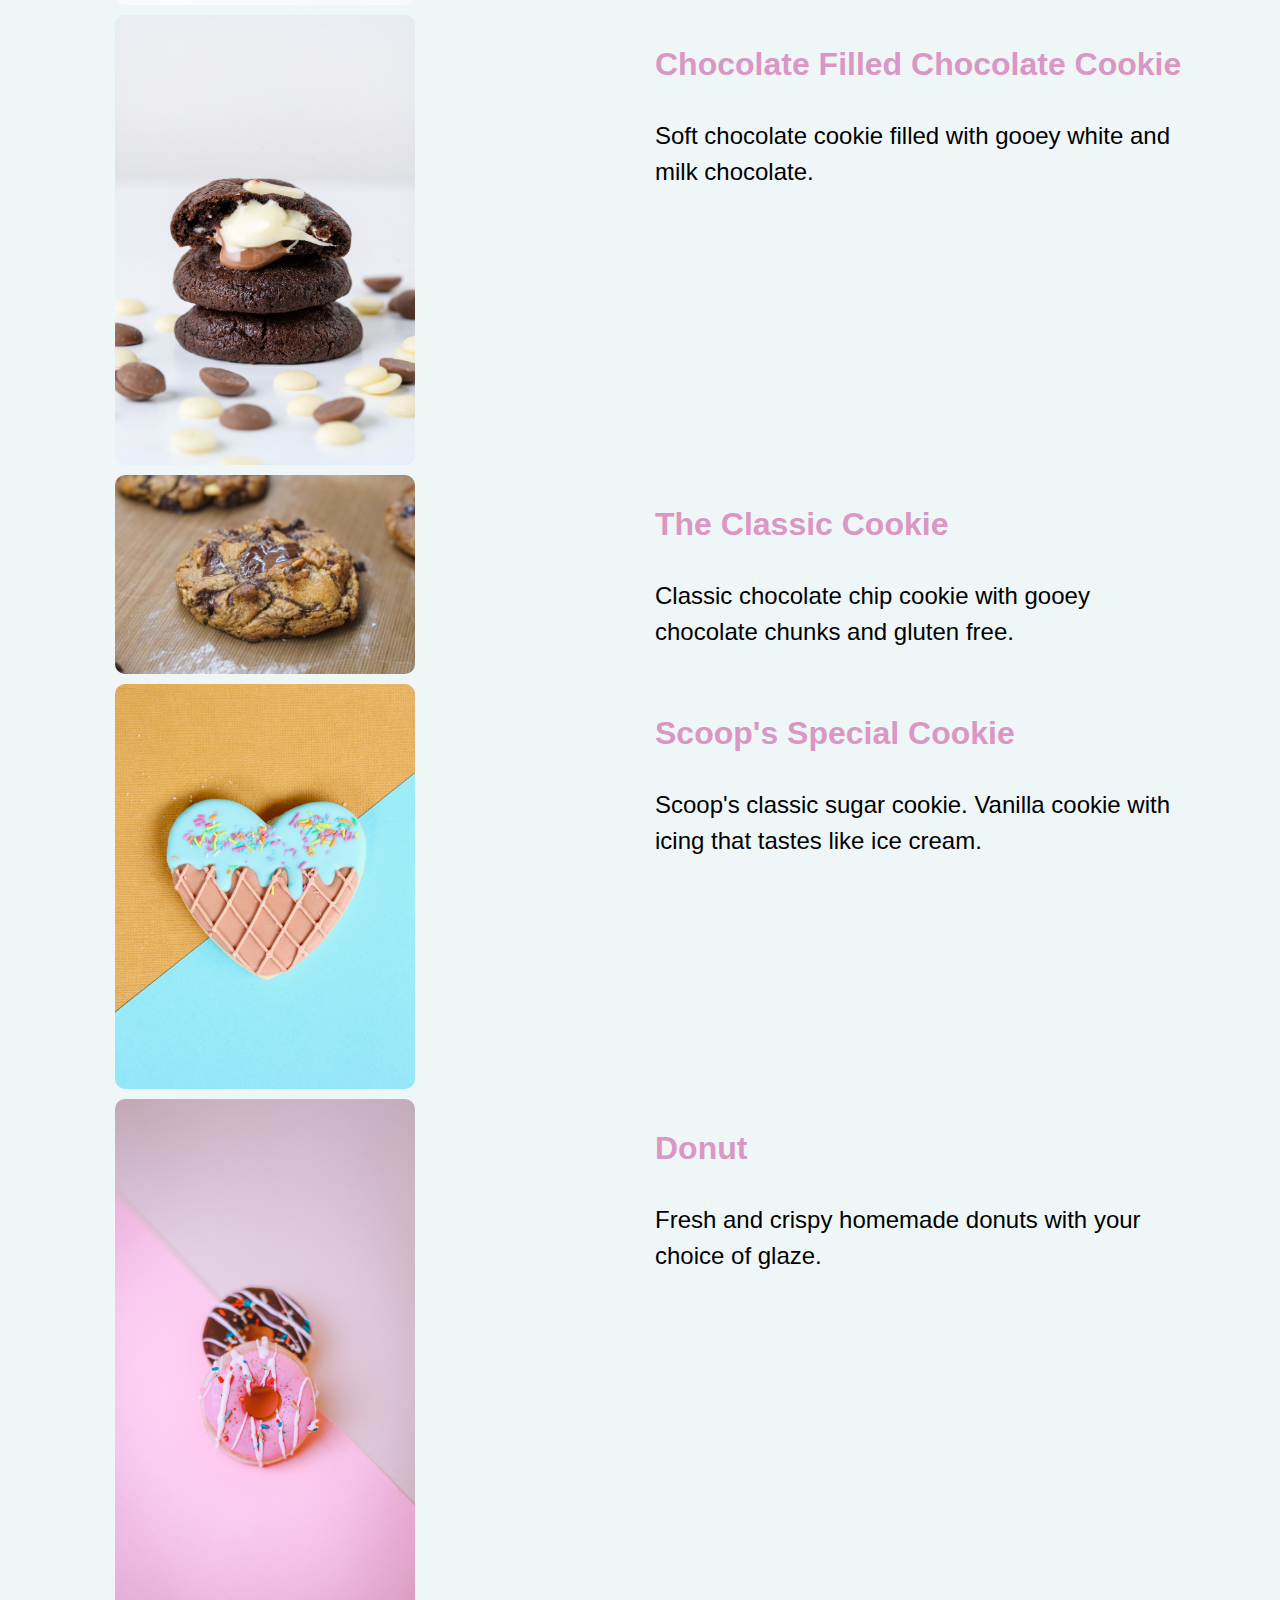
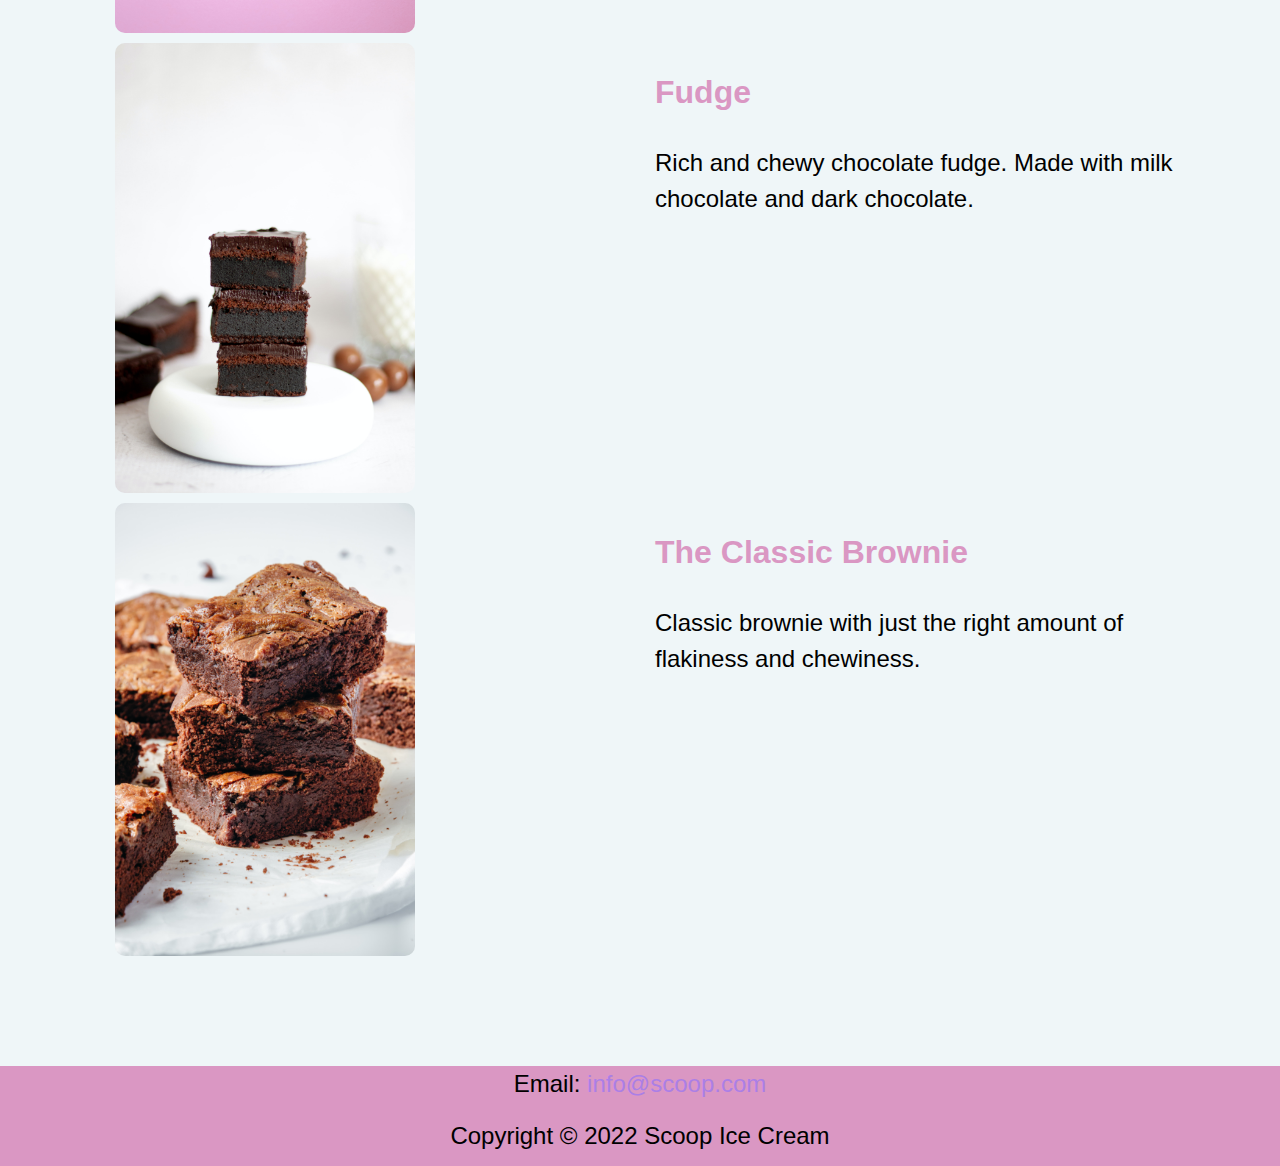
<file: treats.html>
<!doctype html>
<html>
<head>
    <meta charset="utf-8">
    <meta name="viewport" content="width=device-width, initial-scale=1.0">
	<title>Treats</title>
	<link rel="icon" type="image/x-icon" href="scoop_logo.ico">

	<script src="https://code.jquery.com/jquery-3.2.1.slim.min.js" integrity="sha384-KJ3o2DKtIkvYIK3UENzmM7KCkRr/rE9/Qpg6aAZGJwFDMVNA/GpGFF93hXpG5KkN" crossorigin="anonymous"></script>
<script src="https://cdn.jsdelivr.net/npm/popper.js@1.12.9/dist/umd/popper.min.js" integrity="sha384-ApNbgh9B+Y1QKtv3Rn7W3mgPxhU9K/ScQsAP7hUibX39j7fakFPskvXusvfa0b4Q" crossorigin="anonymous"></script>
<script src="https://cdn.jsdelivr.net/npm/bootstrap@4.0.0/dist/js/bootstrap.min.js" integrity="sha384-JZR6Spejh4U02d8jOt6vLEHfe/JQGiRRSQQxSfFWpi1MquVdAyjUar5+76PVCmYl" crossorigin="anonymous"></script>
	    <link rel="stylesheet" href="https://cdn.jsdelivr.net/npm/bootstrap@4.0.0/dist/css/bootstrap.min.css" integrity="sha384-Gn5384xqQ1aoWXA+058RXPxPg6fy4IWvTNh0E263XmFcJlSAwiGgFAW/dAiS6JXm" crossorigin="anonymous">

	<link rel="stylesheet" href="https://cdn.jsdelivr.net/npm/bootstrap-icons@1.8.1/font/bootstrap-icons.css">
	<link rel="stylesheet" href="scoop.css">
</head>

<body>
		
	
<nav class="navbar navbar-expand-sm bg-dark navbar-dark fixed-top">
		<a href="index.html"><img src="images/scoop_logo.png" id="logo" alt = "logo"></a>
		<ul>
			<li><a href="index.html">Home</a></li>
			<li><a href="flavors.html">Flavors</a></li>
			<li><a href="treats.html">Treats</a></li>
			<li><a href="toppings.html">Toppings</a></li>
			<li><a href="about.html">About Us</a></li>
			<li><a href="contact.html">Contact Us</a></li>
		</ul>
	</nav>
	
<div class="container treat-container flex-container">
		<h1>Treats</h1>
  		<div class="row">
    		<div class="col">
				<img class="treat" src="images/treat2.jpg" alt="chocolate covered oreo">
    		</div>
    		<div class="col details">
				<h2>Chocolate Covered Oreo</h2><br>
				<p>A yummy crunchy snack with an oreo center and white chocolate cover.</p>
    		</div>
  		</div>
		<div class="row">
    		<div class="col">
				<img class="treat" src="images/treat1.jpg" alt="rainbow cake">
    		</div>
    		<div class="col details">
				<h2>Rainbow Cake</h2><br>
				<p>A moist and soft multi layered cake. Peach and vanilla flavored sponge cake with almond buttercream and vanilla mousse filling.</p>
    		</div>
  		</div>
		<div class="row">
    		<div class="col">
				<img class="treat" src="images/treat.jpg" alt="macaron">
    		</div>
    		<div class="col details">
				<h2>Macaron</h2><br>
				<p>Crunchy on the outside and soft on the inside. These macarons give you the best of both worlds and come in a variety of flavors.</p>
    		</div>
  		</div>
		<div class="row">
    		<div class="col"><img class="treat" src="images/treat14.jpg" alt="cupcake">
    		</div>
    		<div class="col details">
				<h2>Red Velvet Cupcake</h2><br>
				<p>A soft red velvet cupcake with cream cheese frosting and filling.</p>
    		</div>
  		</div>
		<div class="row">
    		<div class="col"><img class="treat" src="images/treat6.jpg" alt="cherry chocolate bark">
    		</div>
    		<div class="col details">
				<h2>Cherry Chocolate Bark</h2><br>
				<p>Homemade rich chocolate bark with a sugared cherry topping.</p>
    		</div>
  		</div>
		<div class="row">
    		<div class="col"><img class="treat" src="images/treat8.jpg" alt="chocolate filled chocolate cookie">
    		</div>
    		<div class="col details">
				<h2>Chocolate Filled Chocolate Cookie</h2><br>
				<p>Soft chocolate cookie filled with gooey white and milk chocolate. </p>
    		</div>
  		</div>
			
		<div class="row">
    		<div class="col"><img class="treat" src="images/treat7.jpg" alt="the classic cookie">
    		</div>
    		<div class="col details">
				<h2>The Classic Cookie</h2><br>
				<p>Classic chocolate chip cookie with gooey chocolate chunks and gluten free. </p>
    		</div>
		</div>
		<div class="row">
    		<div class="col"><img class="treat" src="images/treat4.jpg" alt="scoop's special cookie">
    		</div>
    		<div class="col details">
				<h2>Scoop's Special Cookie</h2><br>
				<p>Scoop's classic sugar cookie. Vanilla cookie with icing that tastes like ice cream. </p>
    		</div>
		</div>
		<div class="row">
    		<div class="col"><img class="treat" src="images/treat3.jpg" alt="donut">
    		</div>
    		<div class="col details">
				<h2>Donut</h2><br>
				<p>Fresh and crispy homemade donuts with your choice of glaze. </p>
    		</div>
		</div>
		<div class="row">
				<div class="col"><img class="treat" src="images/treat10.jpg" alt="fudge">
    		</div>
    		<div class="col details">
				<h2>Fudge</h2><br>
				<p>Rich and chewy chocolate fudge. Made with milk chocolate and dark chocolate.</p>
    		</div>
		</div>
		<div class="row">
    		<div class="col"><img class="treat" src="images/treat9.jpg" alt="the classic brownie">
    		</div>
    		<div class="col details">
				<h2>The Classic Brownie</h2><br>
				<p>Classic brownie with just the right amount of flakiness and chewiness.</p>
    		</div>
		</div>
	</div>

			
	<footer id="footer-text">
	<p>Email:<a href="mailto:info@scoop.com"> info@scoop.com</a></p>	
	<p>Copyright &copy 2022 Scoop Ice Cream</p>
		
	</footer>
	<script src="https://code.jquery.com/jquery-3.3.1.slim.min.js" integrity="sha384-q8i/X+965DzO0rT7abK41JStQIAqVgRVzpbzo5smXKp4YfRvH+8abtTE1Pi6jizo" crossorigin="anonymous"></script>
	<script src="https://cdn.jsdelivr.net/npm/popper.js@1.14.7/dist/umd/popper.min.js" integrity="sha384-UO2eT0CpHqdSJQ6hJty5KVphtPhzWj9WO1clHTMGa3JDZwrnQq4sF86dIHNDz0W1" crossorigin="anonymous"></script>
	<script src="https://cdn.jsdelivr.net/npm/bootstrap@4.3.1/dist/js/bootstrap.min.js" integrity="sha384-JjSmVgyd0p3pXB1rRibZUAYoIIy6OrQ6VrjIEaFf/nJGzIxFDsf4x0xIM+B07jRM" crossorigin="anonymous"></script>
</body>
</html>
</file>
<file: scoop.css>
/* CSS Document */

li{
	text-decoration: none;
	padding-bottom: 10px;
	display:inline;
	margin:20px;

}

#logo{	height:100px;
		display: block;
		padding-top:10px; }

.navbar{height:100px;}

ul{list-style-type: none;
	text-align: center;
}
nav{background-color:rgba(32,157,194,1.00);
	font-family: Cambria, "Helvetica", Baskerville, 'Palatino Linotype', Palatino, 'Century Schoolbook L';
	font-weight: bold;
	font-size: 20px;
	color:rgba(135,208,230,1.00);
	display: block;
	margin-left: auto;
	margin-right: auto;
	}
.card{margin-top: 150px;
	margin-left:50px;}
a{color:rgb(135,208,230,1.00)}

a:hover{color:rgb(218,151,195);
		text-decoration: none;}

a:link{color:rgb(171,127,230);
		text-decoration: none;}

body{background-color:rgba(239,246,248,1.00);
	color:black;
	font-weight:500;
	font-family:"Gill Sans", "Gill Sans MT", "Myriad Pro", "DejaVu Sans Condensed", Helvetica, Arial, "sans-serif";}

.w-100 {
  width: 100% !important;
  height: 75vh;
}

.container{height:650px;
			width:600px;
			margin-top:200px;
	}
.treat{width:300px;;
		height:auto;
		margin-bottom:10px;
		margin-left:30px;
		border-radius:10px;}



.treat-container{width:auto;
				height:auto;}


iframe{align-items: center;}

#carouselExampleIndicators{margin-bottom: 100px;
							margin-right: 100px;}
.home-pic-right{float:right;
				clear:left;
				max-height: 400px;
				max-width: 300px;
				margin-right: 20px;}
.home-pic-left{float:left;
				clear:right;
				max-height: 400px;
				max-width: 300px;
				margin-left:20px
}
.home-info.right{float:right;
				clear:left;
				color: rgba(171,127,230,1.00);
				text-align: center;
				font-family:"Gill Sans", "Gill Sans MT", "Myriad Pro", "DejaVu Sans Condensed", Helvetica, Arial, "sans-serif";
				}
.home-info.left{float:left;
				clear:right;
				color: rgba(171,127,230,1.00);
				text-align: center;
				font-family:"Gill Sans", "Gill Sans MT", "Myriad Pro", "DejaVu Sans Condensed", Helvetica, Arial, "sans-serif";
				}
.carousel-titles{color: rgba(171,127,230,1.00);
				font-family:"Gill Sans", "Gill Sans MT", "Myriad Pro", "DejaVu Sans Condensed", Helvetica, Arial, "sans-serif";}
contact{display: block;
		margin-left: auto;
		margin-right: auto;}

h1{color:rgba(171,127,230,1.00);
	margin-bottom:35px;
	margin-top:50px;
	font-weight: 700;
	}

#intro{float:left;
		margin-top:260px;
		text-align:center;
		margin-left:100px;
		padding:25px;
		}

footer{background-color:rgb(218,151,195);
		width:100%;
		height:100px;
		margin-top:100px;
		color:white;
		font-weight:bold;
		clear:both;
		text-align:center}

input{margin-bottom:25px;}

label{margin-bottom:0;}

textarea{margin-bottom:20px;}


h2{color:rgba(218,151,195,1.00);
				margin-top:30px;
				margin-bottom: 10px;
				font-weight: 700;}
.mission{color:rgba(171,127,230,1.00);
	padding-right: 200px;
	padding-bottom: auto;	 
	mergin-left:20px;
	text-align: center;}
p{color:black;
font-size: 24px;}

.store{text-align: center;}
.about-top-pic{width:100%;
				height:700px;}
.mission-container{width:90%;}
#footer-text{font-size: 12px;
			font-weight: 100;}

input:not(:placeholder-shown) {
  border-color: hsl(0, 76%, 50%);;
}

input:valid {
  border-color: hsl(120, 76%, 50%);
}
</file>
